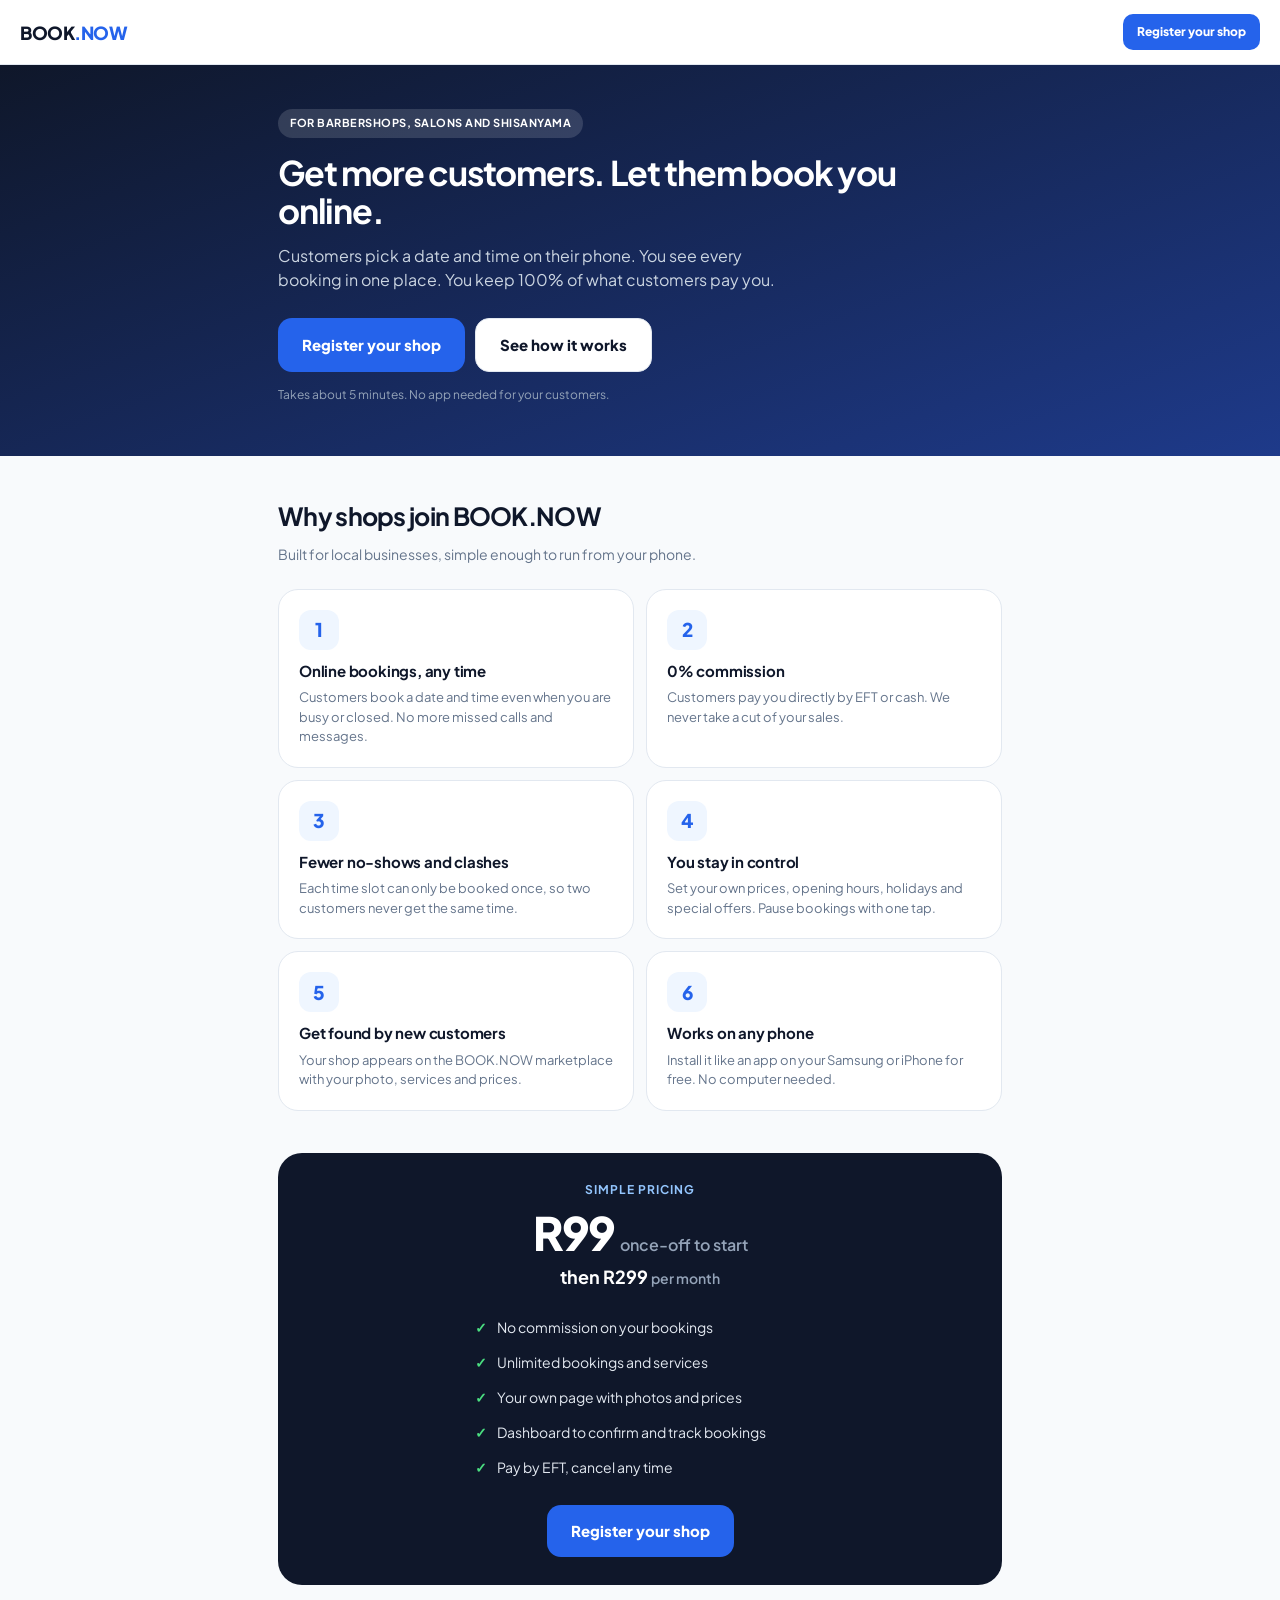
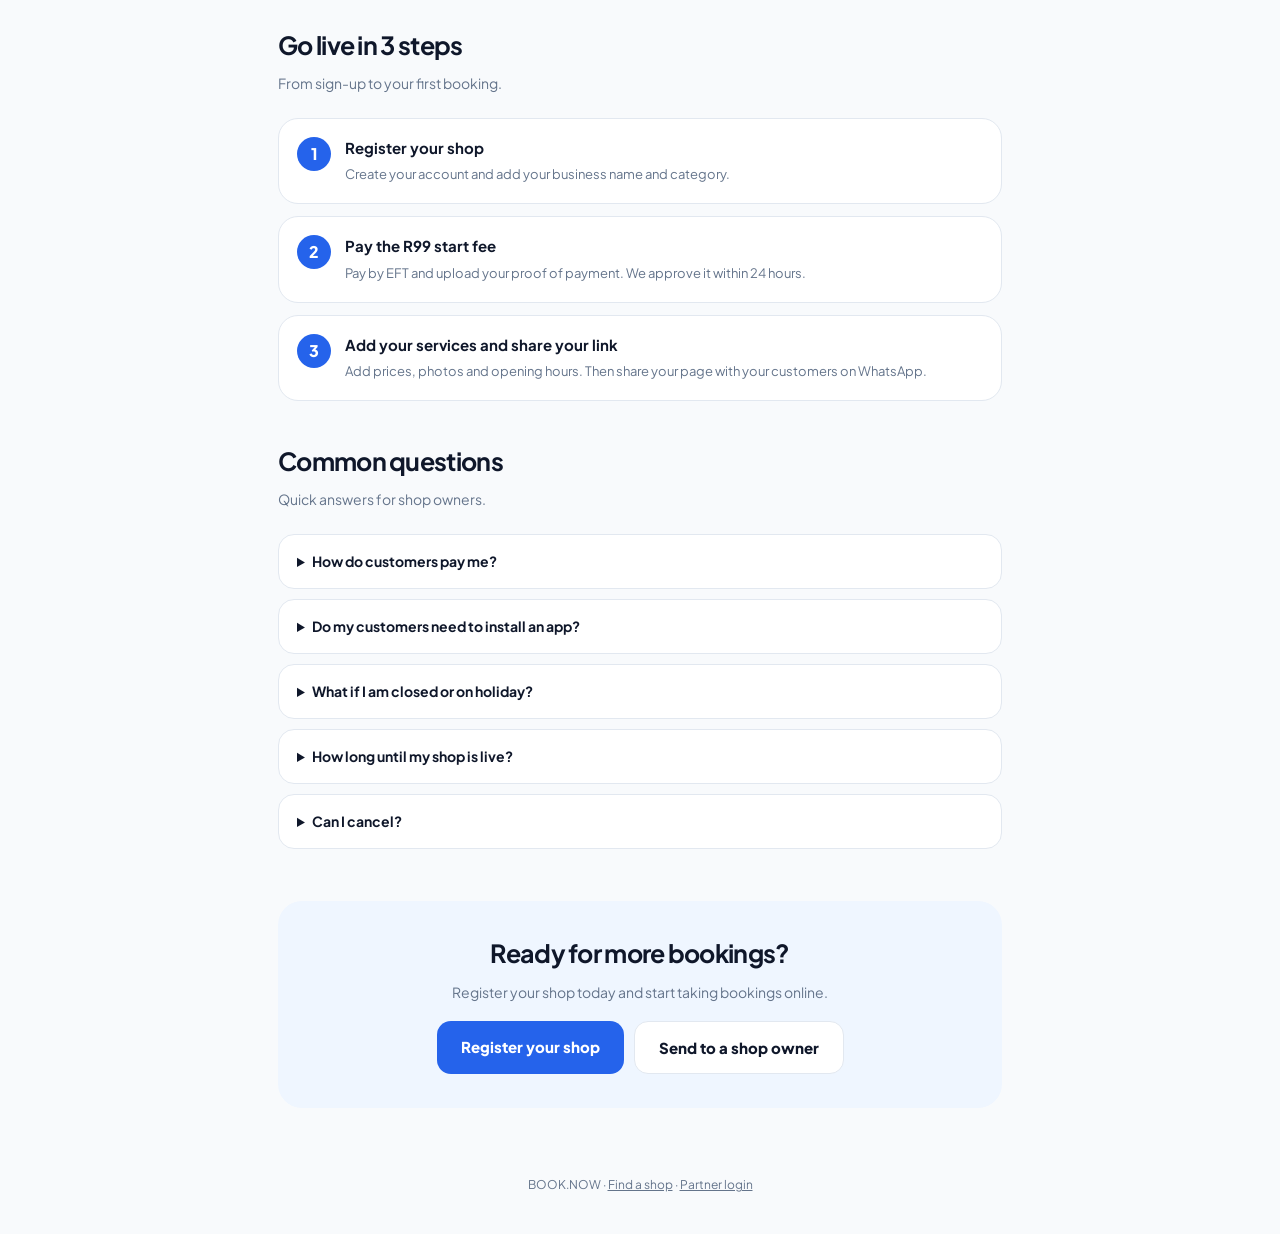
<file: Partners.html>
<!DOCTYPE html>
<html lang="en">
<head>
<meta charset="UTF-8">
<meta name="viewport" content="width=device-width, initial-scale=1.0">
<meta name="theme-color" content="#0f172a">
<meta name="description" content="Get more customers for your barbershop, salon or shisanyama. Take bookings online with BOOK.NOW. R0 commission.">
<meta property="og:title" content="List your business on BOOK.NOW">
<meta property="og:description" content="Customers book a date and time on their phone. You keep 100% of what they pay.">
<title>List your business on BOOK.NOW</title>
<link rel="icon" href="data:image/svg+xml,<svg xmlns='http://www.w3.org/2000/svg' viewBox='0 0 100 100'><text y='.9em' font-size='90'>📅</text></svg>">
<link rel="preconnect" href="https://fonts.googleapis.com">
<link rel="preconnect" href="https://fonts.gstatic.com" crossorigin>
<link href="https://fonts.googleapis.com/css2?family=Plus+Jakarta+Sans:wght@400;500;600;700;800&display=swap" rel="stylesheet">
<style>
:root{--primary:#0f172a;--accent:#2563eb;--accent-hover:#1d4ed8;--bg:#f8fafc;--surface:#fff;--text:#0f172a;--muted:#64748b;--border:#e2e8f0;--success:#16a34a;--radius:20px}
*{box-sizing:border-box;font-family:'Plus Jakarta Sans',sans-serif;-webkit-tap-highlight-color:transparent}
body{margin:0;background:var(--bg);color:var(--text);line-height:1.5}
a{color:inherit}
a:focus-visible,button:focus-visible,summary:focus-visible{outline:3px solid #bfdbfe;outline-offset:3px}
.nav{background:rgba(255,255,255,.95);backdrop-filter:blur(12px);padding:14px 20px;border-bottom:1px solid var(--border);display:flex;justify-content:space-between;align-items:center;position:sticky;top:0;z-index:10}
.brand{font-size:18px;font-weight:800;letter-spacing:-.5px;color:var(--primary);text-decoration:none}
.brand span{color:var(--accent)}
.btn{display:inline-flex;align-items:center;justify-content:center;gap:8px;background:var(--accent);color:#fff;text-decoration:none;border:0;border-radius:14px;padding:15px 24px;font-size:15px;font-weight:800;cursor:pointer;transition:background .2s}
.btn:hover{background:var(--accent-hover)}
.btn.small{padding:9px 14px;font-size:12px;border-radius:10px}
.btn.light{background:#fff;color:var(--primary);border:1px solid var(--border)}
.btn.wa{background:#25d366}
.wrap{max-width:760px;margin:0 auto;padding:0 18px}
.hero{background:linear-gradient(160deg,#0f172a 0%,#1e3a8a 100%);color:#fff;padding:44px 0 52px}
.badge{display:inline-block;background:rgba(255,255,255,.14);padding:6px 12px;border-radius:20px;font-size:11px;font-weight:700;letter-spacing:.5px;text-transform:uppercase;margin-bottom:16px}
.hero h1{font-size:34px;line-height:1.12;letter-spacing:-1.2px;margin:0 0 14px}
.hero p{font-size:16px;color:#cbd5e1;margin:0 0 26px;max-width:520px}
.hero .row{display:flex;flex-wrap:wrap;gap:10px}
.hero .note{margin-top:14px;font-size:12px;color:#94a3b8}
section{padding:42px 0}
h2{font-size:25px;letter-spacing:-.7px;margin:0 0 8px}
.lead{color:var(--muted);font-size:14px;margin:0 0 24px}
.grid{display:grid;grid-template-columns:repeat(2,minmax(0,1fr));gap:12px}
.card{background:var(--surface);border:1px solid var(--border);border-radius:var(--radius);padding:20px}
.card h3{font-size:15px;margin:10px 0 6px;letter-spacing:-.2px}
.card p{font-size:13px;color:var(--muted);margin:0}
.ico{width:40px;height:40px;border-radius:12px;background:#eff6ff;color:var(--accent);display:flex;align-items:center;justify-content:center;font-size:19px;font-weight:800}
.price{background:var(--primary);color:#fff;border-radius:24px;padding:28px 22px;text-align:center}
.price .big{font-size:46px;font-weight:800;letter-spacing:-2px;line-height:1}
.price .big small{font-size:16px;font-weight:600;letter-spacing:0;color:#94a3b8}
.price ul{list-style:none;padding:0;margin:20px auto;max-width:330px;text-align:left}
.price li{padding:7px 0;font-size:14px;color:#e2e8f0}
.price li::before{content:"\2713";color:#4ade80;font-weight:800;margin-right:10px}
.steps{counter-reset:s;display:grid;gap:12px}
.step{display:flex;gap:14px;align-items:flex-start;background:#fff;border:1px solid var(--border);border-radius:var(--radius);padding:18px}
.step::before{counter-increment:s;content:counter(s);flex-shrink:0;width:34px;height:34px;border-radius:50%;background:var(--accent);color:#fff;font-weight:800;display:flex;align-items:center;justify-content:center}
.step b{display:block;font-size:15px;margin-bottom:2px}
.step span{font-size:13px;color:var(--muted)}
details{background:#fff;border:1px solid var(--border);border-radius:16px;padding:16px 18px;margin-bottom:10px}
summary{font-weight:700;font-size:14px;cursor:pointer}
details p{font-size:13px;color:var(--muted);margin:10px 0 0}
.cta{text-align:center;background:#eff6ff;border-radius:24px;padding:34px 20px}
.cta h2{margin-bottom:10px}
.cta .row{display:flex;flex-wrap:wrap;gap:10px;justify-content:center;margin-top:18px}
footer{padding:26px 18px 40px;text-align:center;font-size:12px;color:var(--muted)}
footer a{color:var(--muted)}
@media(max-width:520px){.hero h1{font-size:29px}.grid{grid-template-columns:1fr}.hero .btn{width:100%}}
</style>
</head>
<body>

<header class="nav">
  <a class="brand" href="index.html">BOOK<span>.NOW</span></a>
  <a class="btn small" href="vendor.html">Register your shop</a>
</header>

<main>
  <div class="hero">
    <div class="wrap">
      <div class="badge">For barbershops, salons and shisanyama</div>
      <h1>Get more customers. Let them book you online.</h1>
      <p>Customers pick a date and time on their phone. You see every booking in one place. You keep 100% of what customers pay you.</p>
      <div class="row">
        <a class="btn" href="vendor.html">Register your shop</a>
        <a class="btn light" href="#how">See how it works</a>
      </div>
      <div class="note">Takes about 5 minutes. No app needed for your customers.</div>
    </div>
  </div>

  <section>
    <div class="wrap">
      <h2>Why shops join BOOK.NOW</h2>
      <p class="lead">Built for local businesses, simple enough to run from your phone.</p>
      <div class="grid">
        <div class="card"><div class="ico">1</div><h3>Online bookings, any time</h3><p>Customers book a date and time even when you are busy or closed. No more missed calls and messages.</p></div>
        <div class="card"><div class="ico">2</div><h3>0% commission</h3><p>Customers pay you directly by EFT or cash. We never take a cut of your sales.</p></div>
        <div class="card"><div class="ico">3</div><h3>Fewer no-shows and clashes</h3><p>Each time slot can only be booked once, so two customers never get the same time.</p></div>
        <div class="card"><div class="ico">4</div><h3>You stay in control</h3><p>Set your own prices, opening hours, holidays and special offers. Pause bookings with one tap.</p></div>
        <div class="card"><div class="ico">5</div><h3>Get found by new customers</h3><p>Your shop appears on the BOOK.NOW marketplace with your photo, services and prices.</p></div>
        <div class="card"><div class="ico">6</div><h3>Works on any phone</h3><p>Install it like an app on your Samsung or iPhone for free. No computer needed.</p></div>
      </div>
    </div>
  </section>

  <section id="pricing" style="padding-top:0">
    <div class="wrap">
      <div class="price">
        <div style="font-size:12px;font-weight:700;letter-spacing:1px;text-transform:uppercase;color:#93c5fd;margin-bottom:10px">Simple pricing</div>
        <div class="big">R99 <small>once-off to start</small></div>
        <div style="margin-top:8px;font-size:18px;font-weight:700">then R299 <span style="font-size:14px;color:#94a3b8;font-weight:600">per month</span></div>
        <ul>
          <li>No commission on your bookings</li>
          <li>Unlimited bookings and services</li>
          <li>Your own page with photos and prices</li>
          <li>Dashboard to confirm and track bookings</li>
          <li>Pay by EFT, cancel any time</li>
        </ul>
        <a class="btn" href="vendor.html">Register your shop</a>
      </div>
    </div>
  </section>

  <section id="how" style="padding-top:0">
    <div class="wrap">
      <h2>Go live in 3 steps</h2>
      <p class="lead">From sign-up to your first booking.</p>
      <div class="steps">
        <div class="step"><div><b>Register your shop</b><span>Create your account and add your business name and category.</span></div></div>
        <div class="step"><div><b>Pay the R99 start fee</b><span>Pay by EFT and upload your proof of payment. We approve it within 24 hours.</span></div></div>
        <div class="step"><div><b>Add your services and share your link</b><span>Add prices, photos and opening hours. Then share your page with your customers on WhatsApp.</span></div></div>
      </div>
    </div>
  </section>

  <section style="padding-top:0">
    <div class="wrap">
      <h2>Common questions</h2>
      <p class="lead">Quick answers for shop owners.</p>
      <details><summary>How do customers pay me?</summary><p>When they book, customers see your bank details and a payment reference for EFT, or they choose to pay cash at your shop. The money goes straight to you.</p></details>
      <details><summary>Do my customers need to install an app?</summary><p>No. They open the link in any browser, pick a service, a date and a time, and book. They can install it as an app if they want to.</p></details>
      <details><summary>What if I am closed or on holiday?</summary><p>Set your opening hours and holiday dates once. Customers can only book times when you are open, and you can pause new bookings any time.</p></details>
      <details><summary>How long until my shop is live?</summary><p>Once you upload your proof of payment, we check it and activate your shop within 24 hours.</p></details>
      <details><summary>Can I cancel?</summary><p>Yes. There is no contract. If you do not renew, your shop is simply hidden until you pay again.</p></details>
    </div>
  </section>

  <section style="padding-top:0">
    <div class="wrap">
      <div class="cta">
        <h2>Ready for more bookings?</h2>
        <p class="lead" style="margin:0">Register your shop today and start taking bookings online.</p>
        <div class="row">
          <a class="btn" href="vendor.html">Register your shop</a>
          <a class="btn wa" id="wa-contact" style="display:none" target="_blank" rel="noopener">Ask us on WhatsApp</a>
          <button class="btn light" id="share-btn" type="button">Send to a shop owner</button>
        </div>
      </div>
    </div>
  </section>
</main>

<footer>
  BOOK.NOW &middot; <a href="index.html">Find a shop</a> &middot; <a href="vendor.html">Partner login</a>
</footer>

<script>
(function(){
  "use strict";
  // Put your WhatsApp number here with country code and no spaces or plus sign, e.g. "27821234567".
  // While this is empty, the WhatsApp button stays hidden.
  var WHATSAPP_NUMBER = "";

  if (WHATSAPP_NUMBER) {
    var wa = document.getElementById("wa-contact");
    wa.href = "https://wa.me/" + WHATSAPP_NUMBER + "?text=" + encodeURIComponent("Hi BOOK.NOW, I have a question about listing my business.");
    wa.style.display = "inline-flex";
  }

  var pageUrl = location.href.split("#")[0];
  var shareText = "List your barbershop, salon or shisanyama on BOOK.NOW. Customers book online and you keep 100% of what they pay: " + pageUrl;

  document.getElementById("share-btn").addEventListener("click", function () {
    if (navigator.share) {
      navigator.share({ title: "BOOK.NOW for your business", text: shareText, url: pageUrl }).catch(function () {});
    } else {
      window.open("https://wa.me/?text=" + encodeURIComponent(shareText), "_blank", "noopener");
    }
  });
})();
</script>
</body>
</html>
</file>
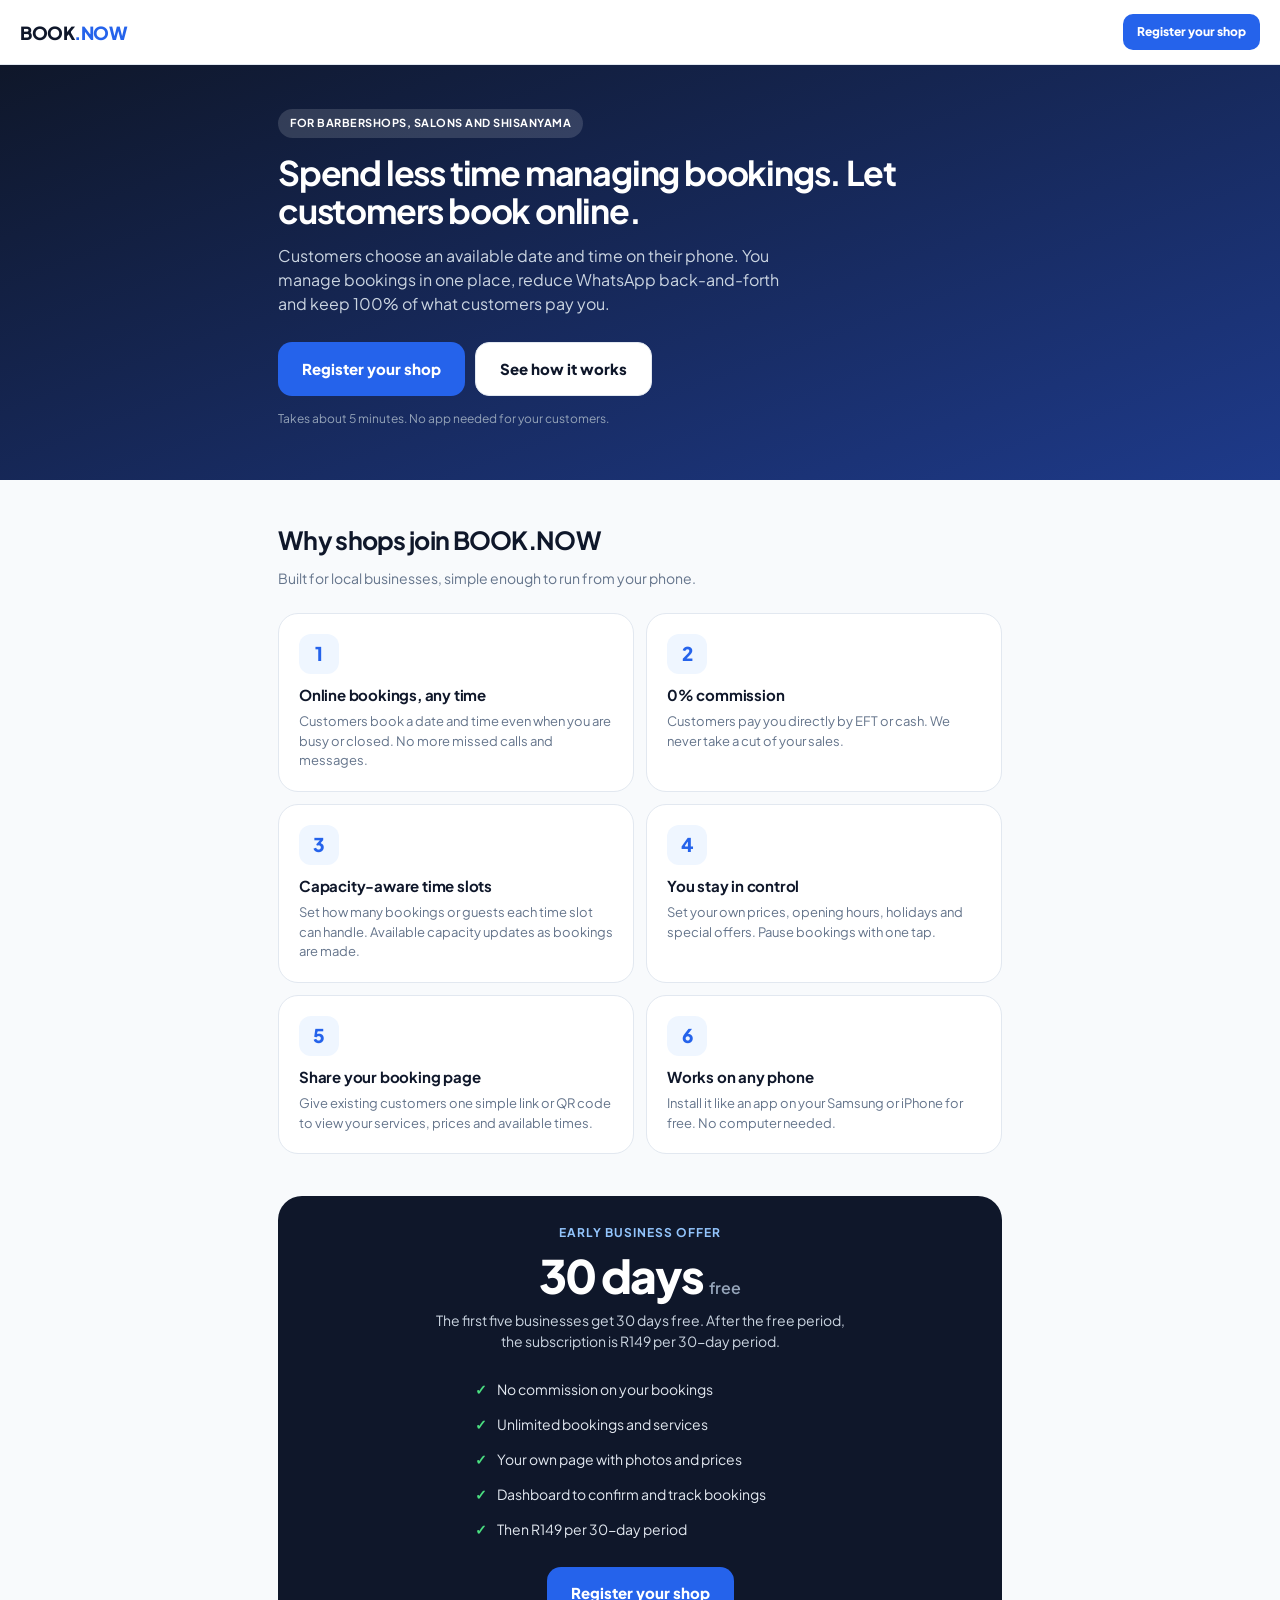
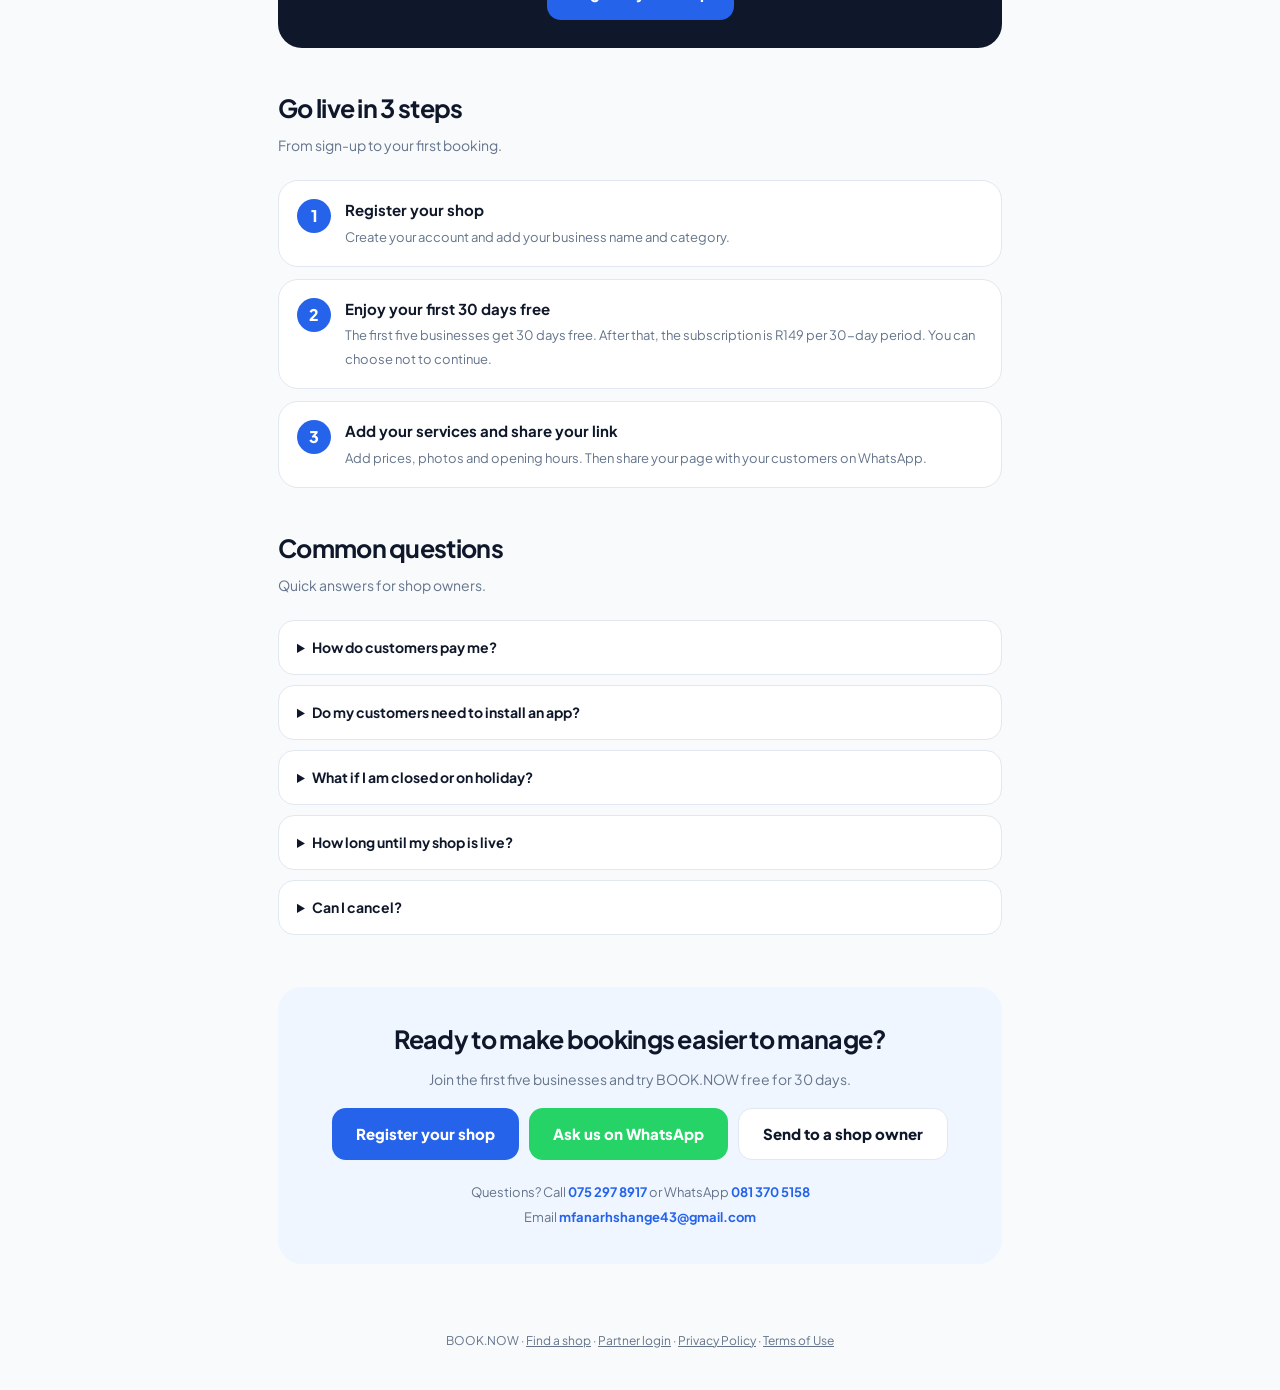
<file: partners.html>
<!DOCTYPE html>
<html lang="en">
<head>
<meta charset="UTF-8">
<meta name="viewport" content="width=device-width, initial-scale=1.0">
<meta name="theme-color" content="#0f172a">
<meta name="description" content="Manage bookings for your barbershop, salon or shisanyama online. 0% commission and no customer app required.">
<meta property="og:title" content="List your business on BOOK.NOW">
<meta property="og:description" content="Customers book on their phones. You manage bookings and keep 100% of what customers pay you.">
<title>List your business on BOOK.NOW</title>
<link rel="icon" href="data:image/svg+xml,<svg xmlns='http://www.w3.org/2000/svg' viewBox='0 0 100 100'><text y='.9em' font-size='90'>📅</text></svg>">
<link rel="preconnect" href="https://fonts.googleapis.com">
<link rel="preconnect" href="https://fonts.gstatic.com" crossorigin>
<link href="https://fonts.googleapis.com/css2?family=Plus+Jakarta+Sans:wght@400;500;600;700;800&display=swap" rel="stylesheet">
<style>
:root{--primary:#0f172a;--accent:#2563eb;--accent-hover:#1d4ed8;--bg:#f8fafc;--surface:#fff;--text:#0f172a;--muted:#64748b;--border:#e2e8f0;--success:#16a34a;--radius:20px}
*{box-sizing:border-box;font-family:'Plus Jakarta Sans',sans-serif;-webkit-tap-highlight-color:transparent}
body{margin:0;background:var(--bg);color:var(--text);line-height:1.5}
a{color:inherit}
a:focus-visible,button:focus-visible,summary:focus-visible{outline:3px solid #bfdbfe;outline-offset:3px}
.nav{background:rgba(255,255,255,.95);backdrop-filter:blur(12px);padding:14px 20px;border-bottom:1px solid var(--border);display:flex;justify-content:space-between;align-items:center;position:sticky;top:0;z-index:10}
.brand{font-size:18px;font-weight:800;letter-spacing:-.5px;color:var(--primary);text-decoration:none}
.brand span{color:var(--accent)}
.btn{display:inline-flex;align-items:center;justify-content:center;gap:8px;background:var(--accent);color:#fff;text-decoration:none;border:0;border-radius:14px;padding:15px 24px;font-size:15px;font-weight:800;cursor:pointer;transition:background .2s}
.btn:hover{background:var(--accent-hover)}
.btn.small{padding:9px 14px;font-size:12px;border-radius:10px}
.btn.light{background:#fff;color:var(--primary);border:1px solid var(--border)}
.btn.wa{background:#25d366}
.wrap{max-width:760px;margin:0 auto;padding:0 18px}
.hero{background:linear-gradient(160deg,#0f172a 0%,#1e3a8a 100%);color:#fff;padding:44px 0 52px}
.badge{display:inline-block;background:rgba(255,255,255,.14);padding:6px 12px;border-radius:20px;font-size:11px;font-weight:700;letter-spacing:.5px;text-transform:uppercase;margin-bottom:16px}
.hero h1{font-size:34px;line-height:1.12;letter-spacing:-1.2px;margin:0 0 14px}
.hero p{font-size:16px;color:#cbd5e1;margin:0 0 26px;max-width:520px}
.hero .row{display:flex;flex-wrap:wrap;gap:10px}
.hero .note{margin-top:14px;font-size:12px;color:#94a3b8}
section{padding:42px 0}
h2{font-size:25px;letter-spacing:-.7px;margin:0 0 8px}
.lead{color:var(--muted);font-size:14px;margin:0 0 24px}
.grid{display:grid;grid-template-columns:repeat(2,minmax(0,1fr));gap:12px}
.card{background:var(--surface);border:1px solid var(--border);border-radius:var(--radius);padding:20px}
.card h3{font-size:15px;margin:10px 0 6px;letter-spacing:-.2px}
.card p{font-size:13px;color:var(--muted);margin:0}
.ico{width:40px;height:40px;border-radius:12px;background:#eff6ff;color:var(--accent);display:flex;align-items:center;justify-content:center;font-size:19px;font-weight:800}
.price{background:var(--primary);color:#fff;border-radius:24px;padding:28px 22px;text-align:center}
.price .big{font-size:46px;font-weight:800;letter-spacing:-2px;line-height:1}
.price .big small{font-size:16px;font-weight:600;letter-spacing:0;color:#94a3b8}
.price ul{list-style:none;padding:0;margin:20px auto;max-width:330px;text-align:left}
.price li{padding:7px 0;font-size:14px;color:#e2e8f0}
.price li::before{content:"\2713";color:#4ade80;font-weight:800;margin-right:10px}
.steps{counter-reset:s;display:grid;gap:12px}
.step{display:flex;gap:14px;align-items:flex-start;background:#fff;border:1px solid var(--border);border-radius:var(--radius);padding:18px}
.step::before{counter-increment:s;content:counter(s);flex-shrink:0;width:34px;height:34px;border-radius:50%;background:var(--accent);color:#fff;font-weight:800;display:flex;align-items:center;justify-content:center}
.step b{display:block;font-size:15px;margin-bottom:2px}
.step span{font-size:13px;color:var(--muted)}
details{background:#fff;border:1px solid var(--border);border-radius:16px;padding:16px 18px;margin-bottom:10px}
summary{font-weight:700;font-size:14px;cursor:pointer}
details p{font-size:13px;color:var(--muted);margin:10px 0 0}
.cta{text-align:center;background:#eff6ff;border-radius:24px;padding:34px 20px}
.cta h2{margin-bottom:10px}
.cta .row{display:flex;flex-wrap:wrap;gap:10px;justify-content:center;margin-top:18px}
.contact{margin:20px 0 0;font-size:13px;color:var(--muted);line-height:1.9}
.contact a{color:var(--accent);font-weight:700;text-decoration:none}
footer{padding:26px 18px 40px;text-align:center;font-size:12px;color:var(--muted)}
footer a{color:var(--muted)}
@media(max-width:520px){.hero h1{font-size:29px}.grid{grid-template-columns:1fr}.hero .btn{width:100%}}
</style>
</head>
<body>

<header class="nav">
  <a class="brand" href="index.html">BOOK<span>.NOW</span></a>
  <a class="btn small" href="vendor.html">Register your shop</a>
</header>

<main>
  <div class="hero">
    <div class="wrap">
      <div class="badge">For barbershops, salons and shisanyama</div>
      <h1>Spend less time managing bookings. Let customers book online.</h1>
      <p>Customers choose an available date and time on their phone. You manage bookings in one place, reduce WhatsApp back-and-forth and keep 100% of what customers pay you.</p>
      <div class="row">
        <a class="btn" href="vendor.html">Register your shop</a>
        <a class="btn light" href="#how">See how it works</a>
      </div>
      <div class="note">Takes about 5 minutes. No app needed for your customers.</div>
    </div>
  </div>

  <section>
    <div class="wrap">
      <h2>Why shops join BOOK.NOW</h2>
      <p class="lead">Built for local businesses, simple enough to run from your phone.</p>
      <div class="grid">
        <div class="card"><div class="ico">1</div><h3>Online bookings, any time</h3><p>Customers book a date and time even when you are busy or closed. No more missed calls and messages.</p></div>
        <div class="card"><div class="ico">2</div><h3>0% commission</h3><p>Customers pay you directly by EFT or cash. We never take a cut of your sales.</p></div>
        <div class="card"><div class="ico">3</div><h3>Capacity-aware time slots</h3><p>Set how many bookings or guests each time slot can handle. Available capacity updates as bookings are made.</p></div>
        <div class="card"><div class="ico">4</div><h3>You stay in control</h3><p>Set your own prices, opening hours, holidays and special offers. Pause bookings with one tap.</p></div>
        <div class="card"><div class="ico">5</div><h3>Share your booking page</h3><p>Give existing customers one simple link or QR code to view your services, prices and available times.</p></div>
        <div class="card"><div class="ico">6</div><h3>Works on any phone</h3><p>Install it like an app on your Samsung or iPhone for free. No computer needed.</p></div>
      </div>
    </div>
  </section>

  <section id="pricing" style="padding-top:0">
    <div class="wrap">
      <div class="price">
        <div style="font-size:12px;font-weight:700;letter-spacing:1px;text-transform:uppercase;color:#93c5fd;margin-bottom:10px">Early business offer</div>
        <div class="big">30 days <small>free</small></div>
        <p style="color:#cbd5e1;font-size:14px;margin:12px auto 0;max-width:420px">The first five businesses get 30 days free. After the free period, the subscription is R149 per 30-day period.</p>
        <ul>
          <li>No commission on your bookings</li>
          <li>Unlimited bookings and services</li>
          <li>Your own page with photos and prices</li>
          <li>Dashboard to confirm and track bookings</li>
          <li>Then R149 per 30-day period</li>
        </ul>
        <a class="btn" href="vendor.html">Register your shop</a>
      </div>
    </div>
  </section>

  <section id="how" style="padding-top:0">
    <div class="wrap">
      <h2>Go live in 3 steps</h2>
      <p class="lead">From sign-up to your first booking.</p>
      <div class="steps">
        <div class="step"><div><b>Register your shop</b><span>Create your account and add your business name and category.</span></div></div>
        <div class="step"><div><b>Enjoy your first 30 days free</b><span>The first five businesses get 30 days free. After that, the subscription is R149 per 30-day period. You can choose not to continue.</span></div></div>
        <div class="step"><div><b>Add your services and share your link</b><span>Add prices, photos and opening hours. Then share your page with your customers on WhatsApp.</span></div></div>
      </div>
    </div>
  </section>

  <section style="padding-top:0">
    <div class="wrap">
      <h2>Common questions</h2>
      <p class="lead">Quick answers for shop owners.</p>
      <details><summary>How do customers pay me?</summary><p>When they book, customers see your bank details and a payment reference for EFT, or they choose to pay cash at your shop. The money goes straight to you.</p></details>
      <details><summary>Do my customers need to install an app?</summary><p>No. They open the link in any browser, pick a service, a date and a time, and book. They can install it as an app if they want to.</p></details>
      <details><summary>What if I am closed or on holiday?</summary><p>Set your opening hours and holiday dates once. Customers can only book times when you are open, and you can pause new bookings any time.</p></details>
      <details><summary>How long until my shop is live?</summary><p>We review your shop details and confirm when your page is ready. The first five businesses receive 30 days free, followed by R149 per 30-day period if they choose to continue.</p></details>
      <details><summary>Can I cancel?</summary><p>Yes. There is no contract. If you do not renew, your shop is simply hidden until you pay again.</p></details>
    </div>
  </section>

  <section style="padding-top:0">
    <div class="wrap">
      <div class="cta">
        <h2>Ready to make bookings easier to manage?</h2>
        <p class="lead" style="margin:0">Join the first five businesses and try BOOK.NOW free for 30 days.</p>
        <div class="row">
          <a class="btn" href="vendor.html">Register your shop</a>
          <a class="btn wa" id="wa-contact" style="display:none" target="_blank" rel="noopener">Ask us on WhatsApp</a>
          <button class="btn light" id="share-btn" type="button">Send to a shop owner</button>
        </div>
        <p class="contact">Questions? Call <a href="tel:+27752978917">075 297 8917</a> or WhatsApp <a href="https://wa.me/27813705158" target="_blank" rel="noopener">081 370 5158</a><br>Email <a href="mailto:mfanarhshange43@gmail.com">mfanarhshange43@gmail.com</a></p>
      </div>
    </div>
  </section>
</main>

<footer>
  BOOK.NOW &middot; <a href="index.html">Find a shop</a> &middot; <a href="vendor.html">Partner login</a> &middot; <a href="privacy.html">Privacy Policy</a> &middot; <a href="terms.html">Terms of Use</a>
</footer>

<script>
(function(){
  "use strict";
  // WhatsApp number with country code, no spaces or plus sign.
  var WHATSAPP_NUMBER = "27813705158";

  if (WHATSAPP_NUMBER) {
    var wa = document.getElementById("wa-contact");
    wa.href = "https://wa.me/" + WHATSAPP_NUMBER + "?text=" + encodeURIComponent("Hi BOOK.NOW, I have a question about listing my business.");
    wa.style.display = "inline-flex";
  }

  var pageUrl = location.href.split("#")[0];
  var shareText = "List your barbershop, salon or shisanyama on BOOK.NOW. Customers book online and you keep 100% of what they pay: " + pageUrl;

  document.getElementById("share-btn").addEventListener("click", function () {
    if (navigator.share) {
      navigator.share({ title: "BOOK.NOW for your business", text: shareText, url: pageUrl }).catch(function () {});
    } else {
      window.open("https://wa.me/?text=" + encodeURIComponent(shareText), "_blank", "noopener");
    }
  });
})();
</script>
</body>
</html>
</file>
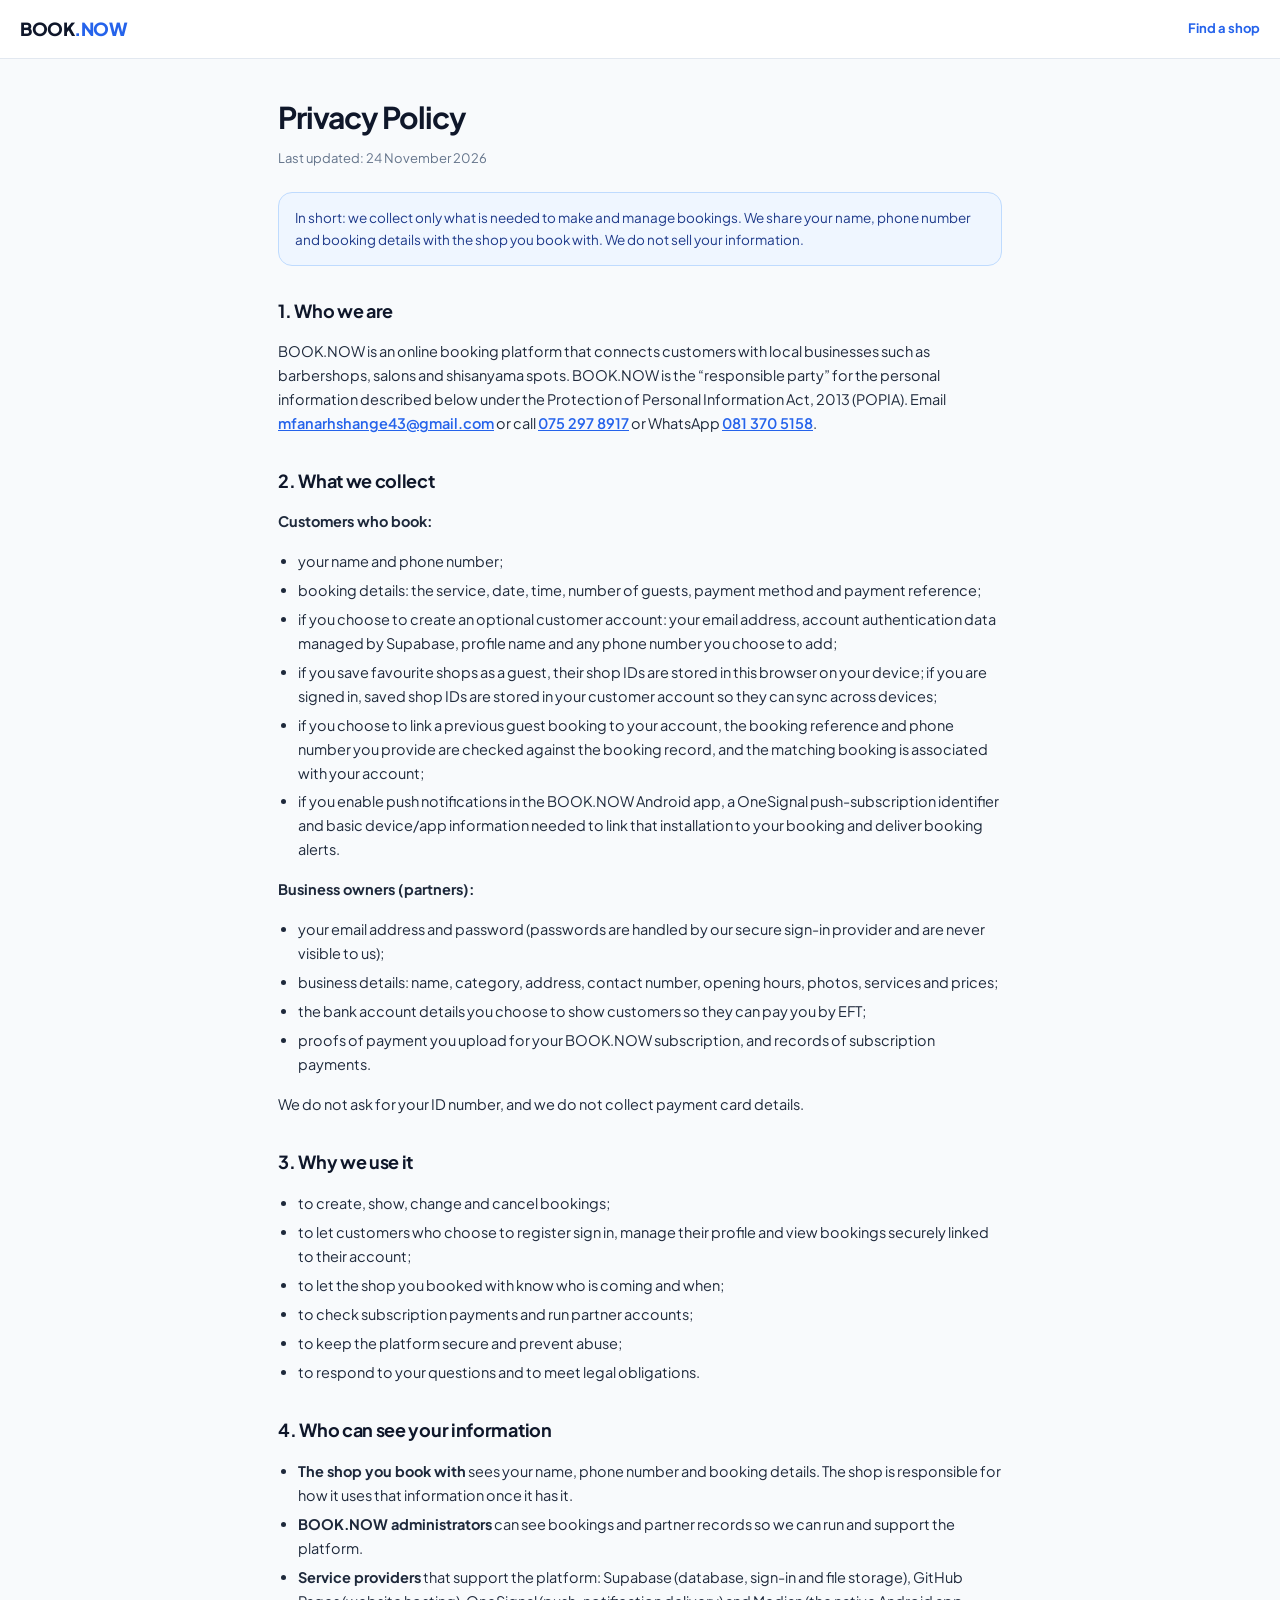
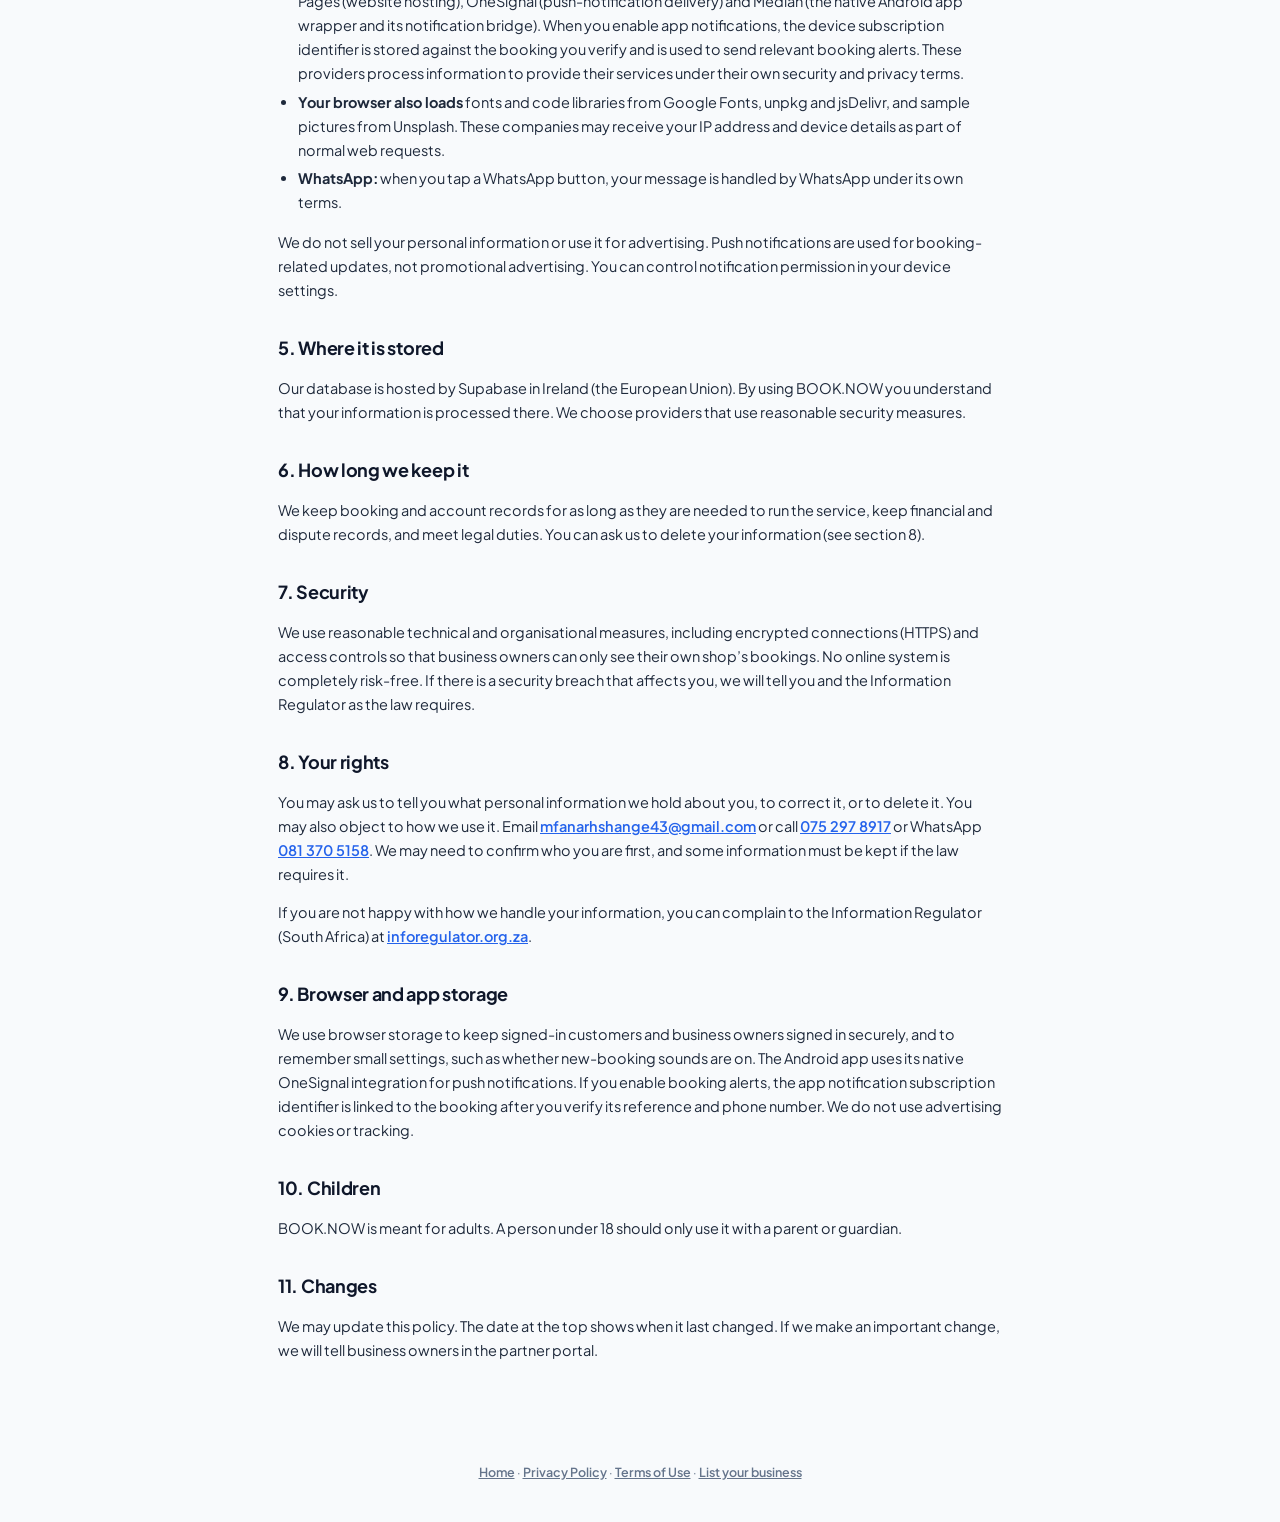
<file: privacy.html>
<!DOCTYPE html>
<html lang="en">
<head>
<meta charset="UTF-8">
<meta name="viewport" content="width=device-width, initial-scale=1.0">
<meta name="theme-color" content="#0f172a">
<meta name="description" content="How BOOK.NOW collects, uses and protects your personal information.">
<title>Privacy Policy | BOOK.NOW</title>
<link rel="icon" href="icon-192.png">
<link rel="preconnect" href="https://fonts.googleapis.com">
<link rel="preconnect" href="https://fonts.gstatic.com" crossorigin>
<link href="https://fonts.googleapis.com/css2?family=Plus+Jakarta+Sans:wght@400;500;600;700;800&display=swap" rel="stylesheet">
<style>
:root{--primary:#0f172a;--accent:#2563eb;--bg:#f8fafc;--muted:#64748b;--border:#e2e8f0}
*{box-sizing:border-box;font-family:'Plus Jakarta Sans',system-ui,sans-serif}
body{margin:0;background:var(--bg);color:var(--primary);line-height:1.65}
.nav{background:#fff;border-bottom:1px solid var(--border);padding:14px 20px;display:flex;justify-content:space-between;align-items:center;position:sticky;top:0}
.brand{font-weight:800;font-size:18px;letter-spacing:-.5px;color:var(--primary);text-decoration:none}.brand span{color:var(--accent)}
.nav a.link{font-size:13px;font-weight:700;color:var(--accent);text-decoration:none}
main{max-width:760px;margin:0 auto;padding:28px 18px 60px}
h1{font-size:30px;letter-spacing:-1px;margin:6px 0 6px}
.updated{color:var(--muted);font-size:13px;margin:0 0 22px}
h2{font-size:18px;margin:30px 0 8px;letter-spacing:-.3px}
p,li{font-size:14.5px;color:#1e293b}
ul{padding-left:20px}li{margin:5px 0}
a{color:var(--accent);font-weight:600;overflow-wrap:anywhere}
.box{background:#eff6ff;border:1px solid #bfdbfe;border-radius:14px;padding:14px 16px;font-size:13.5px;color:#1e3a8a;margin:0 0 20px}
footer{text-align:center;padding:24px 18px 40px;font-size:12.5px;color:var(--muted)}footer a{color:var(--muted)}
</style>
</head>
<body>
<header class="nav"><a class="brand" href="index.html">BOOK<span>.NOW</span></a><a class="link" href="index.html">Find a shop</a></header>
<main>

<h1>Privacy Policy</h1>
<p class="updated">Last updated: 24 November 2026</p>
<div class="box">In short: we collect only what is needed to make and manage bookings. We share your name, phone number and booking details with the shop you book with. We do not sell your information.</div>

<h2>1. Who we are</h2>
<p>BOOK.NOW is an online booking platform that connects customers with local businesses such as barbershops, salons and shisanyama spots. BOOK.NOW is the &ldquo;responsible party&rdquo; for the personal information described below under the Protection of Personal Information Act, 2013 (POPIA). Email <a href="mailto:mfanarhshange43@gmail.com">mfanarhshange43@gmail.com</a> or call <a href="tel:+27752978917">075 297 8917</a> or WhatsApp <a href="https://wa.me/27813705158" target="_blank" rel="noopener">081 370 5158</a>.</p>

<h2>2. What we collect</h2>
<p><strong>Customers who book:</strong></p>
<ul>
<li>your name and phone number;</li>
<li>booking details: the service, date, time, number of guests, payment method and payment reference;</li>
<li>if you choose to create an optional customer account: your email address, account authentication data managed by Supabase, profile name and any phone number you choose to add;</li>
<li>if you save favourite shops as a guest, their shop IDs are stored in this browser on your device; if you are signed in, saved shop IDs are stored in your customer account so they can sync across devices;</li>
<li>if you choose to link a previous guest booking to your account, the booking reference and phone number you provide are checked against the booking record, and the matching booking is associated with your account;</li>
<li>if you enable push notifications in the BOOK.NOW Android app, a OneSignal push-subscription identifier and basic device/app information needed to link that installation to your booking and deliver booking alerts.</li>
</ul>
<p><strong>Business owners (partners):</strong></p>
<ul>
<li>your email address and password (passwords are handled by our secure sign-in provider and are never visible to us);</li>
<li>business details: name, category, address, contact number, opening hours, photos, services and prices;</li>
<li>the bank account details you choose to show customers so they can pay you by EFT;</li>
<li>proofs of payment you upload for your BOOK.NOW subscription, and records of subscription payments.</li>
</ul>
<p>We do not ask for your ID number, and we do not collect payment card details.</p>

<h2>3. Why we use it</h2>
<ul>
<li>to create, show, change and cancel bookings;</li>
<li>to let customers who choose to register sign in, manage their profile and view bookings securely linked to their account;</li>
<li>to let the shop you booked with know who is coming and when;</li>
<li>to check subscription payments and run partner accounts;</li>
<li>to keep the platform secure and prevent abuse;</li>
<li>to respond to your questions and to meet legal obligations.</li>
</ul>

<h2>4. Who can see your information</h2>
<ul>
<li><strong>The shop you book with</strong> sees your name, phone number and booking details. The shop is responsible for how it uses that information once it has it.</li>
<li><strong>BOOK.NOW administrators</strong> can see bookings and partner records so we can run and support the platform.</li>
<li><strong>Service providers</strong> that support the platform: Supabase (database, sign-in and file storage), GitHub Pages (website hosting), OneSignal (push-notification delivery) and Median (the native Android app wrapper and its notification bridge). When you enable app notifications, the device subscription identifier is stored against the booking you verify and is used to send relevant booking alerts. These providers process information to provide their services under their own security and privacy terms.</li>
<li><strong>Your browser also loads</strong> fonts and code libraries from Google Fonts, unpkg and jsDelivr, and sample pictures from Unsplash. These companies may receive your IP address and device details as part of normal web requests.</li>
<li><strong>WhatsApp:</strong> when you tap a WhatsApp button, your message is handled by WhatsApp under its own terms.</li>
</ul>
<p>We do not sell your personal information or use it for advertising. Push notifications are used for booking-related updates, not promotional advertising. You can control notification permission in your device settings.</p>

<h2>5. Where it is stored</h2>
<p>Our database is hosted by Supabase in Ireland (the European Union). By using BOOK.NOW you understand that your information is processed there. We choose providers that use reasonable security measures.</p>

<h2>6. How long we keep it</h2>
<p>We keep booking and account records for as long as they are needed to run the service, keep financial and dispute records, and meet legal duties. You can ask us to delete your information (see section 8).</p>

<h2>7. Security</h2>
<p>We use reasonable technical and organisational measures, including encrypted connections (HTTPS) and access controls so that business owners can only see their own shop&rsquo;s bookings. No online system is completely risk-free. If there is a security breach that affects you, we will tell you and the Information Regulator as the law requires.</p>

<h2>8. Your rights</h2>
<p>You may ask us to tell you what personal information we hold about you, to correct it, or to delete it. You may also object to how we use it. Email <a href="mailto:mfanarhshange43@gmail.com">mfanarhshange43@gmail.com</a> or call <a href="tel:+27752978917">075 297 8917</a> or WhatsApp <a href="https://wa.me/27813705158" target="_blank" rel="noopener">081 370 5158</a>. We may need to confirm who you are first, and some information must be kept if the law requires it.</p>
<p>If you are not happy with how we handle your information, you can complain to the Information Regulator (South Africa) at <a href="https://inforegulator.org.za" target="_blank" rel="noopener">inforegulator.org.za</a>.</p>

<h2>9. Browser and app storage</h2>
<p>We use browser storage to keep signed-in customers and business owners signed in securely, and to remember small settings, such as whether new-booking sounds are on. The Android app uses its native OneSignal integration for push notifications. If you enable booking alerts, the app notification subscription identifier is linked to the booking after you verify its reference and phone number. We do not use advertising cookies or tracking.</p>

<h2>10. Children</h2>
<p>BOOK.NOW is meant for adults. A person under 18 should only use it with a parent or guardian.</p>

<h2>11. Changes</h2>
<p>We may update this policy. The date at the top shows when it last changed. If we make an important change, we will tell business owners in the partner portal.</p>
</main>
<footer><a href="index.html">Home</a> &middot; <a href="privacy.html">Privacy Policy</a> &middot; <a href="terms.html">Terms of Use</a> &middot; <a href="partners.html">List your business</a></footer>
</body>
</html>
</file>
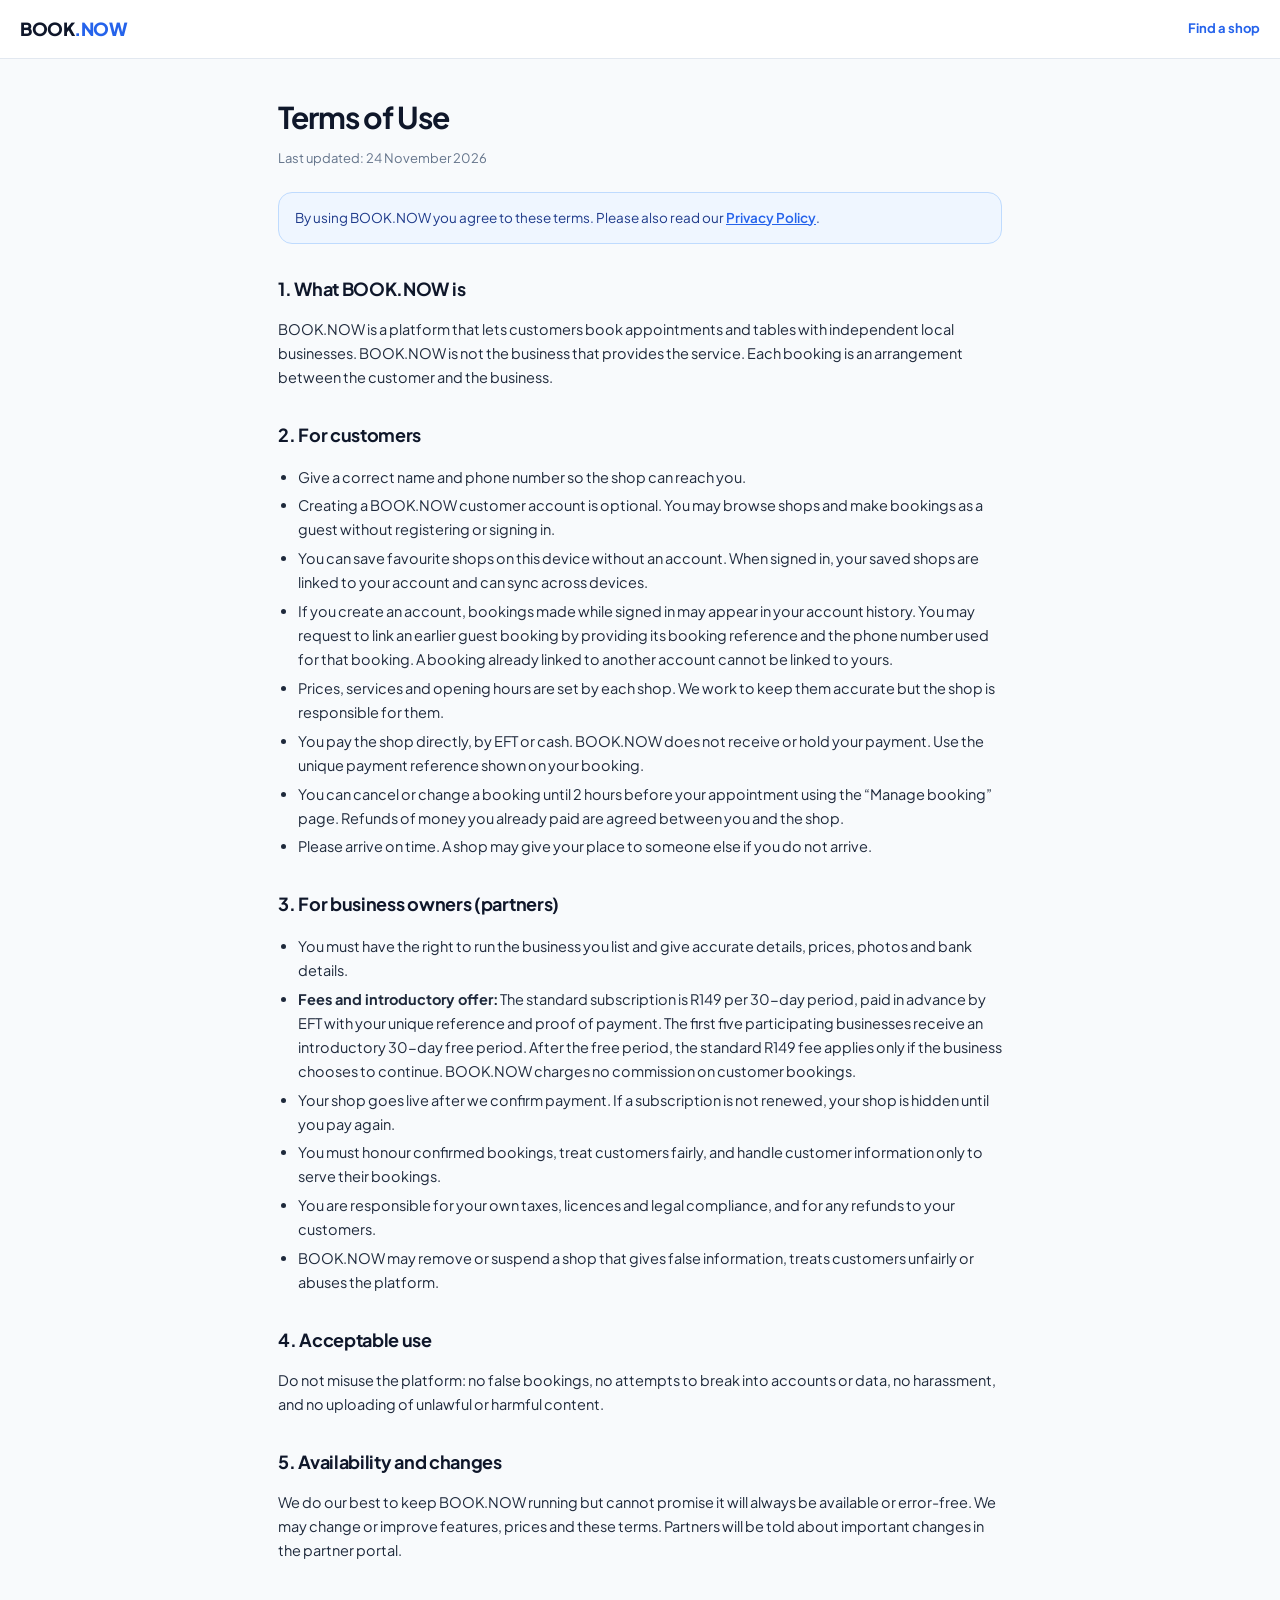
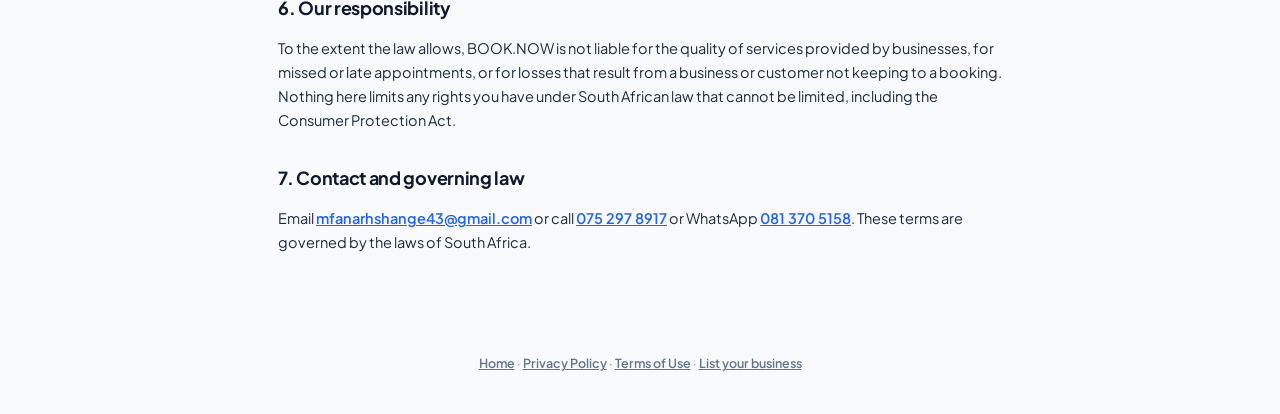
<file: terms.html>
<!DOCTYPE html>
<html lang="en">
<head>
<meta charset="UTF-8">
<meta name="viewport" content="width=device-width, initial-scale=1.0">
<meta name="theme-color" content="#0f172a">
<meta name="description" content="The rules for using BOOK.NOW as a customer or as a business owner.">
<title>Terms of Use | BOOK.NOW</title>
<link rel="icon" href="icon-192.png">
<link rel="preconnect" href="https://fonts.googleapis.com">
<link rel="preconnect" href="https://fonts.gstatic.com" crossorigin>
<link href="https://fonts.googleapis.com/css2?family=Plus+Jakarta+Sans:wght@400;500;600;700;800&display=swap" rel="stylesheet">
<style>
:root{--primary:#0f172a;--accent:#2563eb;--bg:#f8fafc;--muted:#64748b;--border:#e2e8f0}
*{box-sizing:border-box;font-family:'Plus Jakarta Sans',system-ui,sans-serif}
body{margin:0;background:var(--bg);color:var(--primary);line-height:1.65}
.nav{background:#fff;border-bottom:1px solid var(--border);padding:14px 20px;display:flex;justify-content:space-between;align-items:center;position:sticky;top:0}
.brand{font-weight:800;font-size:18px;letter-spacing:-.5px;color:var(--primary);text-decoration:none}.brand span{color:var(--accent)}
.nav a.link{font-size:13px;font-weight:700;color:var(--accent);text-decoration:none}
main{max-width:760px;margin:0 auto;padding:28px 18px 60px}
h1{font-size:30px;letter-spacing:-1px;margin:6px 0 6px}
.updated{color:var(--muted);font-size:13px;margin:0 0 22px}
h2{font-size:18px;margin:30px 0 8px;letter-spacing:-.3px}
p,li{font-size:14.5px;color:#1e293b}
ul{padding-left:20px}li{margin:5px 0}
a{color:var(--accent);font-weight:600;overflow-wrap:anywhere}
.box{background:#eff6ff;border:1px solid #bfdbfe;border-radius:14px;padding:14px 16px;font-size:13.5px;color:#1e3a8a;margin:0 0 20px}
footer{text-align:center;padding:24px 18px 40px;font-size:12.5px;color:var(--muted)}footer a{color:var(--muted)}
</style>
</head>
<body>
<header class="nav"><a class="brand" href="index.html">BOOK<span>.NOW</span></a><a class="link" href="index.html">Find a shop</a></header>
<main>

<h1>Terms of Use</h1>
<p class="updated">Last updated: 24 November 2026</p>
<div class="box">By using BOOK.NOW you agree to these terms. Please also read our <a href="privacy.html">Privacy Policy</a>.</div>

<h2>1. What BOOK.NOW is</h2>
<p>BOOK.NOW is a platform that lets customers book appointments and tables with independent local businesses. BOOK.NOW is not the business that provides the service. Each booking is an arrangement between the customer and the business.</p>

<h2>2. For customers</h2>
<ul>
<li>Give a correct name and phone number so the shop can reach you.</li>
<li>Creating a BOOK.NOW customer account is optional. You may browse shops and make bookings as a guest without registering or signing in.</li>
<li>You can save favourite shops on this device without an account. When signed in, your saved shops are linked to your account and can sync across devices.</li>
<li>If you create an account, bookings made while signed in may appear in your account history. You may request to link an earlier guest booking by providing its booking reference and the phone number used for that booking. A booking already linked to another account cannot be linked to yours.</li>
<li>Prices, services and opening hours are set by each shop. We work to keep them accurate but the shop is responsible for them.</li>
<li>You pay the shop directly, by EFT or cash. BOOK.NOW does not receive or hold your payment. Use the unique payment reference shown on your booking.</li>
<li>You can cancel or change a booking until 2 hours before your appointment using the &ldquo;Manage booking&rdquo; page. Refunds of money you already paid are agreed between you and the shop.</li>
<li>Please arrive on time. A shop may give your place to someone else if you do not arrive.</li>
</ul>

<h2>3. For business owners (partners)</h2>
<ul>
<li>You must have the right to run the business you list and give accurate details, prices, photos and bank details.</li>
<li><strong>Fees and introductory offer:</strong> The standard subscription is R149 per 30-day period, paid in advance by EFT with your unique reference and proof of payment. The first five participating businesses receive an introductory 30-day free period. After the free period, the standard R149 fee applies only if the business chooses to continue. BOOK.NOW charges no commission on customer bookings.</li>
<li>Your shop goes live after we confirm payment. If a subscription is not renewed, your shop is hidden until you pay again.</li>
<li>You must honour confirmed bookings, treat customers fairly, and handle customer information only to serve their bookings.</li>
<li>You are responsible for your own taxes, licences and legal compliance, and for any refunds to your customers.</li>
<li>BOOK.NOW may remove or suspend a shop that gives false information, treats customers unfairly or abuses the platform.</li>
</ul>

<h2>4. Acceptable use</h2>
<p>Do not misuse the platform: no false bookings, no attempts to break into accounts or data, no harassment, and no uploading of unlawful or harmful content.</p>

<h2>5. Availability and changes</h2>
<p>We do our best to keep BOOK.NOW running but cannot promise it will always be available or error-free. We may change or improve features, prices and these terms. Partners will be told about important changes in the partner portal.</p>

<h2>6. Our responsibility</h2>
<p>To the extent the law allows, BOOK.NOW is not liable for the quality of services provided by businesses, for missed or late appointments, or for losses that result from a business or customer not keeping to a booking. Nothing here limits any rights you have under South African law that cannot be limited, including the Consumer Protection Act.</p>

<h2>7. Contact and governing law</h2>
<p>Email <a href="mailto:mfanarhshange43@gmail.com">mfanarhshange43@gmail.com</a> or call <a href="tel:+27752978917">075 297 8917</a> or WhatsApp <a href="https://wa.me/27813705158" target="_blank" rel="noopener">081 370 5158</a>. These terms are governed by the laws of South Africa.</p>
</main>
<footer><a href="index.html">Home</a> &middot; <a href="privacy.html">Privacy Policy</a> &middot; <a href="terms.html">Terms of Use</a> &middot; <a href="partners.html">List your business</a></footer>
</body>
</html>
</file>
